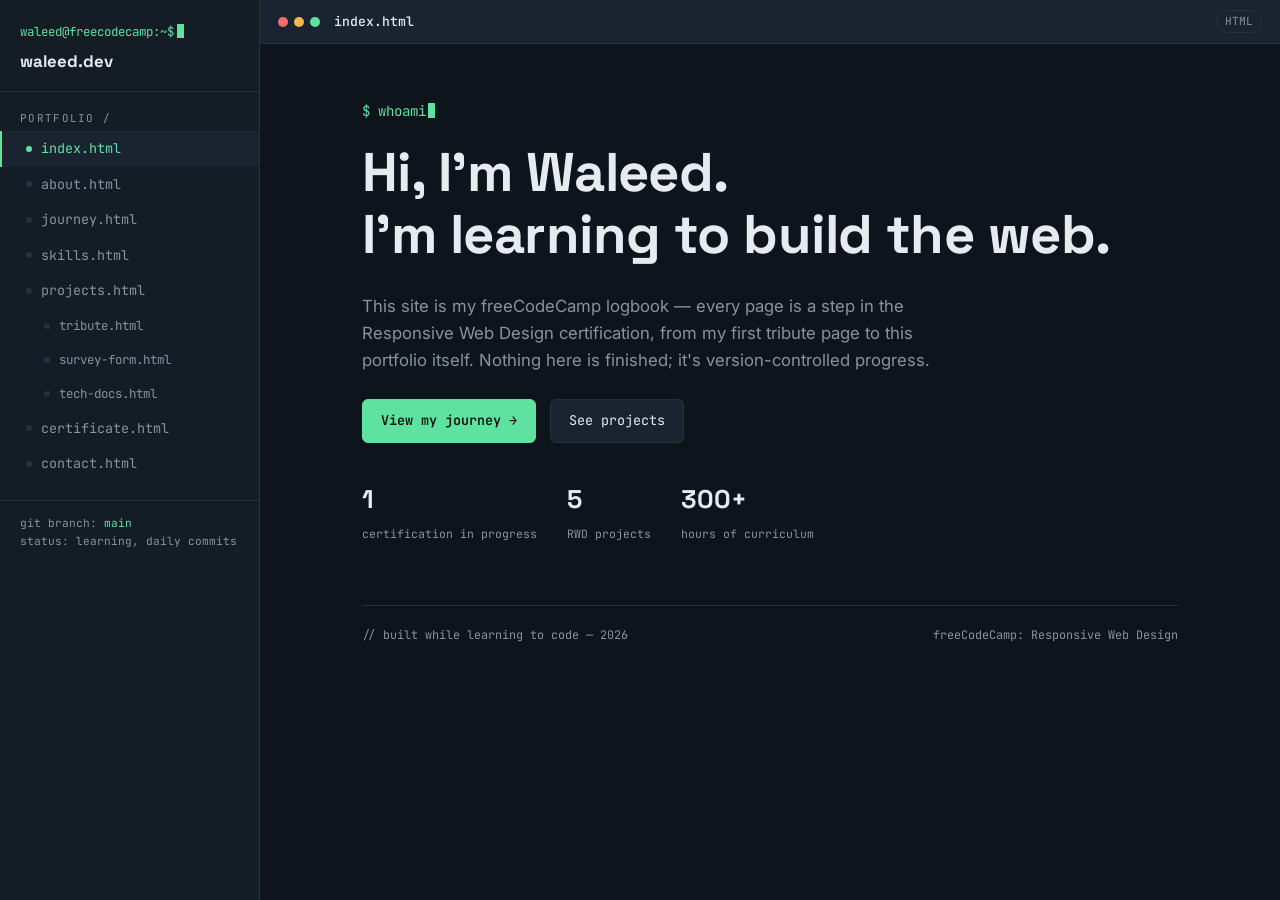
<file: index.html>
<!DOCTYPE html>
<html lang="en">
<head>
<meta charset="UTF-8">
<meta name="viewport" content="width=device-width, initial-scale=1.0">
<title>Waleed — freeCodeCamp Journey</title>
<link rel="stylesheet" href="styles.css">
</head>
<body>

<div class="topbar">
  <span class="who">waleed<span class="mono" style="color:var(--text-dim)">.dev</span></span>
  <button class="menu-btn" aria-label="Toggle menu" aria-expanded="false">☰ files</button>
</div>

<div class="app-shell">
  <aside class="explorer">
    <div class="explorer-head">
      <div class="prompt">waleed@freecodecamp:~$</div>
      <div class="who">waleed.dev</div>
    </div>
    <div class="explorer-label">portfolio /</div>
    <nav>
      <ul>
        <li><a href="index.html" class="active"><span class="dot"></span>index.html</a></li>
        <li><a href="about.html"><span class="dot"></span>about.html</a></li>
        <li><a href="journey.html"><span class="dot"></span>journey.html</a></li>
        <li><a href="skills.html"><span class="dot"></span>skills.html</a></li>
        <li><a href="projects.html"><span class="dot"></span>projects.html</a></li>
        <li>
          <ul>
            <li><a href="project-tribute.html"><span class="dot"></span>tribute.html</a></li>
            <li><a href="project-survey.html"><span class="dot"></span>survey-form.html</a></li>
            <li><a href="project-techdoc.html"><span class="dot"></span>tech-docs.html</a></li>
          </ul>
        </li>
        <li><a href="certificate.html"><span class="dot"></span>certificate.html</a></li>
        <li><a href="contact.html"><span class="dot"></span>contact.html</a></li>
      </ul>
    </nav>
    <div class="explorer-foot">git branch: <span style="color:var(--accent)">main</span><br>status: learning, daily commits</div>
  </aside>

  <main class="editor">
    <div class="tab-bar">
      <div class="traffic"><span></span><span></span><span></span></div>
      <div class="filename"><b>index.html</b></div>
      <div class="badge">HTML</div>
    </div>

    <div class="editor-content">
      <div class="hero-terminal">$ whoami<span class="caret"></span></div>
      <h1>Hi, I'm Waleed.<br>I'm learning to build the web.</h1>
      <p style="max-width:56ch; font-size:1.05rem; color:var(--text-dim)">
        This site is my freeCodeCamp logbook — every page is a step in the
        Responsive Web Design certification, from my first tribute page to
        this portfolio itself. Nothing here is finished; it's version-controlled progress.
      </p>

      <div style="display:flex; gap:14px; flex-wrap:wrap; margin-top:26px;">
        <a href="journey.html" class="btn primary">View my journey →</a>
        <a href="projects.html" class="btn">See projects</a>
      </div>

      <div class="stat-row">
        <div class="stat"><b>1</b><span>certification in progress</span></div>
        <div class="stat"><b>5</b><span>RWD projects</span></div>
        <div class="stat"><b>300+</b><span>hours of curriculum</span></div>
      </div>

      <div class="editor-footer">
        <span>// built while learning to code — 2026</span>
        <span>freeCodeCamp: Responsive Web Design</span>
      </div>
    </div>
  </main>
</div>

<script src="script.js"></script>
</body>
</html>
</file>
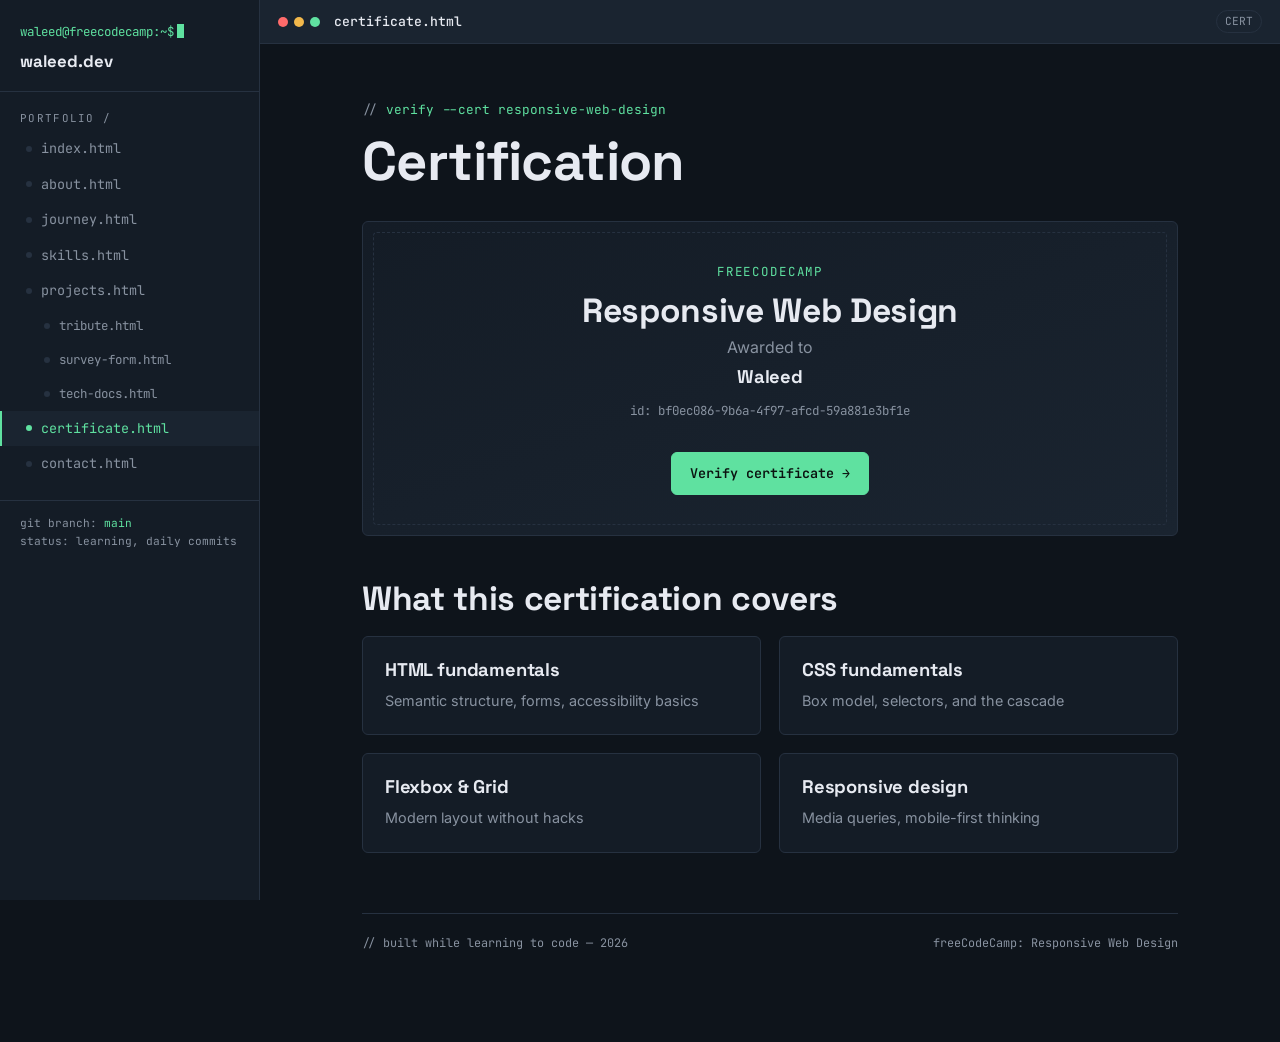
<file: certificate (1).html>
<!DOCTYPE html>
<html lang="en">
<head>
<meta charset="UTF-8">
<meta name="viewport" content="width=device-width, initial-scale=1.0">
<title>certificate.html — Waleed / freeCodeCamp Journey</title>
<link rel="stylesheet" href="styles.css">
</head>
<body>

<div class="topbar">
  <span class="who">waleed<span class="mono" style="color:var(--text-dim)">.dev</span></span>
  <button class="menu-btn" aria-label="Toggle menu" aria-expanded="false">☰ files</button>
</div>

<div class="app-shell">
  <aside class="explorer">
    <div class="explorer-head">
      <div class="prompt">waleed@freecodecamp:~$</div>
      <div class="who">waleed.dev</div>
    </div>
    <div class="explorer-label">portfolio /</div>
    <nav>
      <ul>
        <li><a href="index.html"><span class="dot"></span>index.html</a></li>
        <li><a href="about.html"><span class="dot"></span>about.html</a></li>
        <li><a href="journey.html"><span class="dot"></span>journey.html</a></li>
        <li><a href="skills.html"><span class="dot"></span>skills.html</a></li>
        <li><a href="projects.html"><span class="dot"></span>projects.html</a></li>
        <li>
          <ul>
            <li><a href="project-tribute.html"><span class="dot"></span>tribute.html</a></li>
            <li><a href="project-survey.html"><span class="dot"></span>survey-form.html</a></li>
            <li><a href="project-techdoc.html"><span class="dot"></span>tech-docs.html</a></li>
          </ul>
        </li>
        <li><a href="certificate.html" class="active"><span class="dot"></span>certificate.html</a></li>
        <li><a href="contact.html"><span class="dot"></span>contact.html</a></li>
      </ul>
    </nav>
    <div class="explorer-foot">git branch: <span style="color:var(--accent)">main</span><br>status: learning, daily commits</div>
  </aside>

  <main class="editor">
    <div class="tab-bar">
      <div class="traffic"><span></span><span></span><span></span></div>
      <div class="filename"><b>certificate.html</b></div>
      <div class="badge">CERT</div>
    </div>

    <div class="editor-content">

      <div class="comment-label">verify --cert responsive-web-design</div>
      <h1>Certification</h1>
      <div class="cert" style="margin-top:28px;">
        <div class="mark">freeCodeCamp</div>
        <h2>Responsive Web Design</h2>
        <p style="color:var(--text-dim); margin:0;">Awarded to</p>
        <h3 style="margin:6px 0 0;">Waleed</h3>
        <p class="id">id: bf0ec086-9b6a-4f97-afcd-59a881e3bf1e</p>
        <a href="https://www.freecodecamp.org/certification/fcc-bf0ec086-9b6a-4f97-afcd-59a881e3bf1e/responsive-web-design" class="btn primary" target="_blank" rel="noopener" style="margin-top:18px;">Verify certificate →</a>
      </div>

      <h2 style="margin-top:44px;">What this certification covers</h2>
      <div class="grid cols-2">
        <div class="card"><h3>HTML fundamentals</h3><p style="color:var(--text-dim); font-size:.9rem; margin:0;">Semantic structure, forms, accessibility basics</p></div>
        <div class="card"><h3>CSS fundamentals</h3><p style="color:var(--text-dim); font-size:.9rem; margin:0;">Box model, selectors, and the cascade</p></div>
        <div class="card"><h3>Flexbox &amp; Grid</h3><p style="color:var(--text-dim); font-size:.9rem; margin:0;">Modern layout without hacks</p></div>
        <div class="card"><h3>Responsive design</h3><p style="color:var(--text-dim); font-size:.9rem; margin:0;">Media queries, mobile-first thinking</p></div>
      </div>

      <div class="editor-footer">
        <span>// built while learning to code — 2026</span>
        <span>freeCodeCamp: Responsive Web Design</span>
      </div>
    </div>
  </main>
</div>

<script src="script.js"></script>
</body>
</html>
</file>
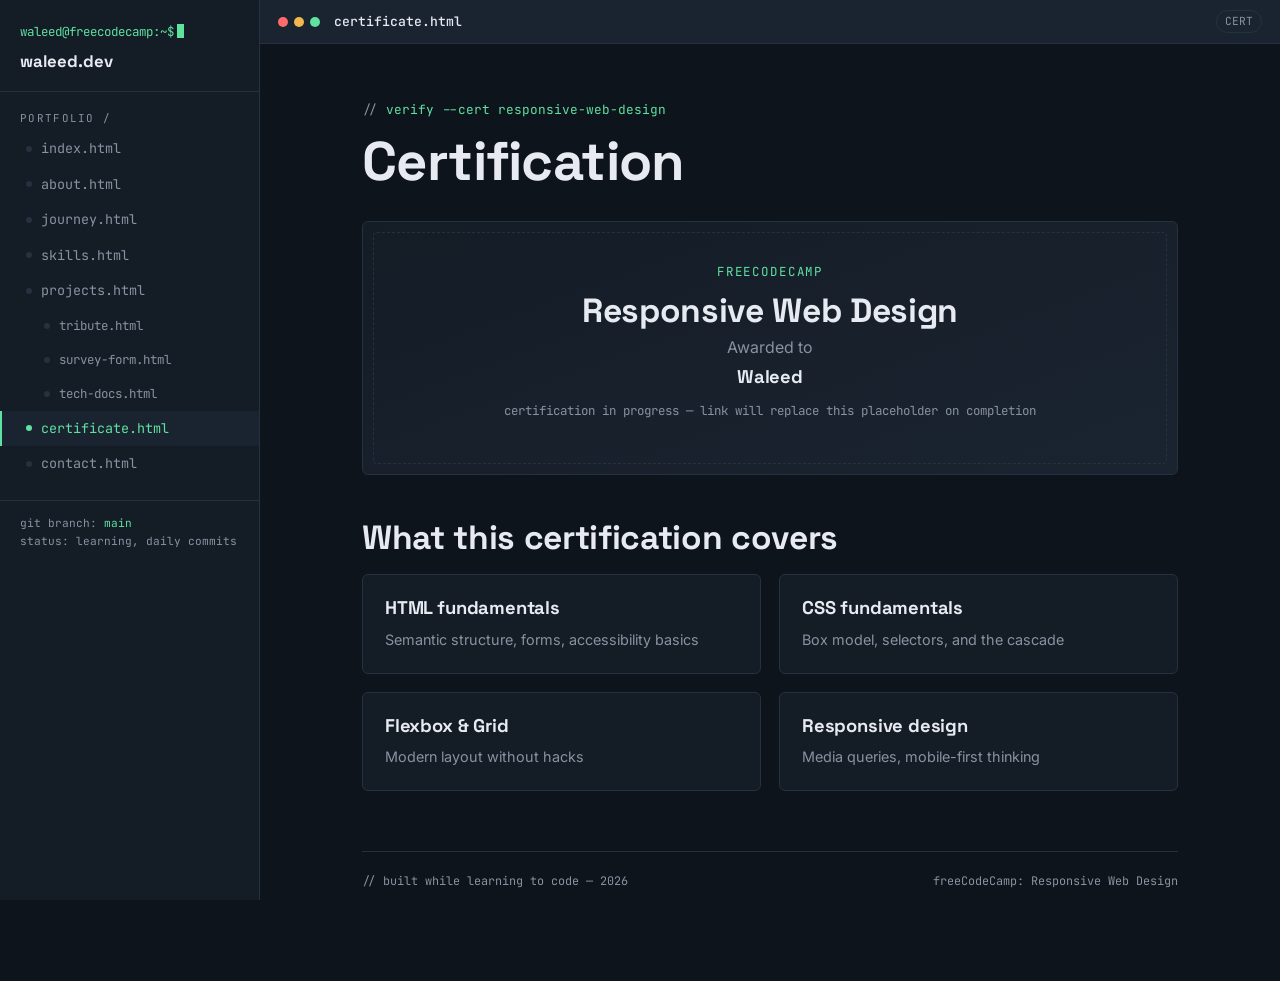
<file: certificate.html>
<!DOCTYPE html>
<html lang="en">
<head>
<meta charset="UTF-8">
<meta name="viewport" content="width=device-width, initial-scale=1.0">
<title>certificate.html — Waleed / freeCodeCamp Journey</title>
<link rel="stylesheet" href="styles.css">
</head>
<body>

<div class="topbar">
  <span class="who">waleed<span class="mono" style="color:var(--text-dim)">.dev</span></span>
  <button class="menu-btn" aria-label="Toggle menu" aria-expanded="false">☰ files</button>
</div>

<div class="app-shell">
  <aside class="explorer">
    <div class="explorer-head">
      <div class="prompt">waleed@freecodecamp:~$</div>
      <div class="who">waleed.dev</div>
    </div>
    <div class="explorer-label">portfolio /</div>
    <nav>
      <ul>
        <li><a href="index.html"><span class="dot"></span>index.html</a></li>
        <li><a href="about.html"><span class="dot"></span>about.html</a></li>
        <li><a href="journey.html"><span class="dot"></span>journey.html</a></li>
        <li><a href="skills.html"><span class="dot"></span>skills.html</a></li>
        <li><a href="projects.html"><span class="dot"></span>projects.html</a></li>
        <li>
          <ul>
            <li><a href="project-tribute.html"><span class="dot"></span>tribute.html</a></li>
            <li><a href="project-survey.html"><span class="dot"></span>survey-form.html</a></li>
            <li><a href="project-techdoc.html"><span class="dot"></span>tech-docs.html</a></li>
          </ul>
        </li>
        <li><a href="certificate.html" class="active"><span class="dot"></span>certificate.html</a></li>
        <li><a href="contact.html"><span class="dot"></span>contact.html</a></li>
      </ul>
    </nav>
    <div class="explorer-foot">git branch: <span style="color:var(--accent)">main</span><br>status: learning, daily commits</div>
  </aside>

  <main class="editor">
    <div class="tab-bar">
      <div class="traffic"><span></span><span></span><span></span></div>
      <div class="filename"><b>certificate.html</b></div>
      <div class="badge">CERT</div>
    </div>

    <div class="editor-content">

      <div class="comment-label">verify --cert responsive-web-design</div>
      <h1>Certification</h1>
      <div class="cert" style="margin-top:28px;">
        <div class="mark">freeCodeCamp</div>
        <h2>Responsive Web Design</h2>
        <p style="color:var(--text-dim); margin:0;">Awarded to</p>
        <h3 style="margin:6px 0 0;">Waleed</h3>
        <p class="id">certification in progress — link will replace this placeholder on completion</p>
      </div>

      <h2 style="margin-top:44px;">What this certification covers</h2>
      <div class="grid cols-2">
        <div class="card"><h3>HTML fundamentals</h3><p style="color:var(--text-dim); font-size:.9rem; margin:0;">Semantic structure, forms, accessibility basics</p></div>
        <div class="card"><h3>CSS fundamentals</h3><p style="color:var(--text-dim); font-size:.9rem; margin:0;">Box model, selectors, and the cascade</p></div>
        <div class="card"><h3>Flexbox &amp; Grid</h3><p style="color:var(--text-dim); font-size:.9rem; margin:0;">Modern layout without hacks</p></div>
        <div class="card"><h3>Responsive design</h3><p style="color:var(--text-dim); font-size:.9rem; margin:0;">Media queries, mobile-first thinking</p></div>
      </div>

      <div class="editor-footer">
        <span>// built while learning to code — 2026</span>
        <span>freeCodeCamp: Responsive Web Design</span>
      </div>
    </div>
  </main>
</div>

<script src="script.js"></script>
</body>
</html>
</file>
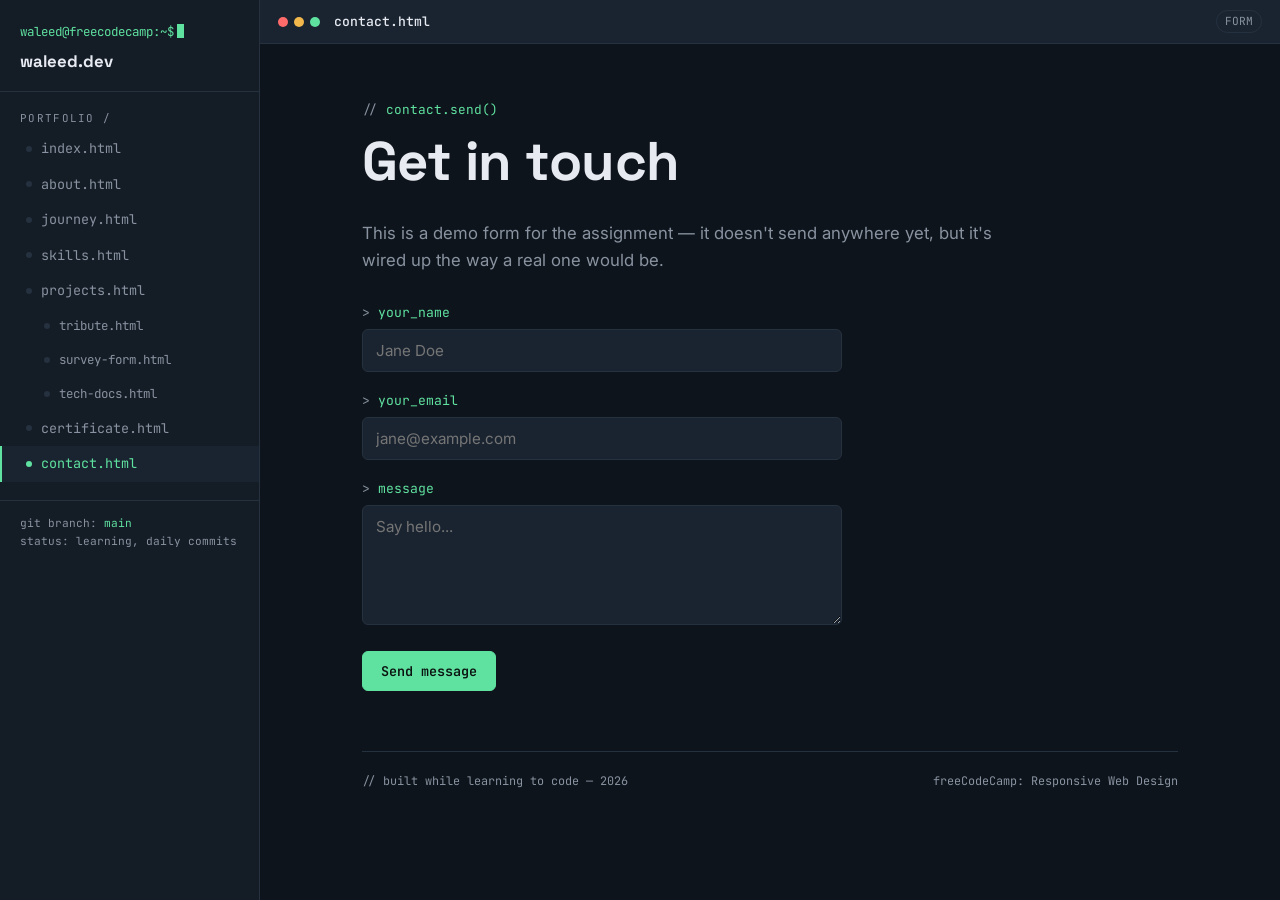
<file: contact.html>
<!DOCTYPE html>
<html lang="en">
<head>
<meta charset="UTF-8">
<meta name="viewport" content="width=device-width, initial-scale=1.0">
<title>contact.html — Waleed / freeCodeCamp Journey</title>
<link rel="stylesheet" href="styles.css">
</head>
<body>

<div class="topbar">
  <span class="who">waleed<span class="mono" style="color:var(--text-dim)">.dev</span></span>
  <button class="menu-btn" aria-label="Toggle menu" aria-expanded="false">☰ files</button>
</div>

<div class="app-shell">
  <aside class="explorer">
    <div class="explorer-head">
      <div class="prompt">waleed@freecodecamp:~$</div>
      <div class="who">waleed.dev</div>
    </div>
    <div class="explorer-label">portfolio /</div>
    <nav>
      <ul>
        <li><a href="index.html"><span class="dot"></span>index.html</a></li>
        <li><a href="about.html"><span class="dot"></span>about.html</a></li>
        <li><a href="journey.html"><span class="dot"></span>journey.html</a></li>
        <li><a href="skills.html"><span class="dot"></span>skills.html</a></li>
        <li><a href="projects.html"><span class="dot"></span>projects.html</a></li>
        <li>
          <ul>
            <li><a href="project-tribute.html"><span class="dot"></span>tribute.html</a></li>
            <li><a href="project-survey.html"><span class="dot"></span>survey-form.html</a></li>
            <li><a href="project-techdoc.html"><span class="dot"></span>tech-docs.html</a></li>
          </ul>
        </li>
        <li><a href="certificate.html"><span class="dot"></span>certificate.html</a></li>
        <li><a href="contact.html" class="active"><span class="dot"></span>contact.html</a></li>
      </ul>
    </nav>
    <div class="explorer-foot">git branch: <span style="color:var(--accent)">main</span><br>status: learning, daily commits</div>
  </aside>

  <main class="editor">
    <div class="tab-bar">
      <div class="traffic"><span></span><span></span><span></span></div>
      <div class="filename"><b>contact.html</b></div>
      <div class="badge">FORM</div>
    </div>

    <div class="editor-content">

      <div class="comment-label">contact.send()</div>
      <h1>Get in touch</h1>
      <p style="max-width:60ch; color:var(--text-dim); font-size:1.05rem;">
        This is a demo form for the assignment — it doesn't send anywhere
        yet, but it's wired up the way a real one would be.
      </p>

      <form class="term-form" style="margin-top:28px; max-width:480px;">
        <div class="field">
          <label for="name">your_name</label>
          <input id="name" name="name" type="text" placeholder="Jane Doe" required>
        </div>
        <div class="field">
          <label for="email">your_email</label>
          <input id="email" name="email" type="email" placeholder="jane@example.com" required>
        </div>
        <div class="field">
          <label for="message">message</label>
          <textarea id="message" name="message" placeholder="Say hello..." required></textarea>
        </div>
        <button type="submit" class="btn primary">Send message</button>
        <p class="form-status mono" style="margin-top:14px; color:var(--text-dim); font-size:.85rem;"></p>
      </form>

      <div class="editor-footer">
        <span>// built while learning to code — 2026</span>
        <span>freeCodeCamp: Responsive Web Design</span>
      </div>
    </div>
  </main>
</div>

<script src="script.js"></script>
</body>
</html>
</file>
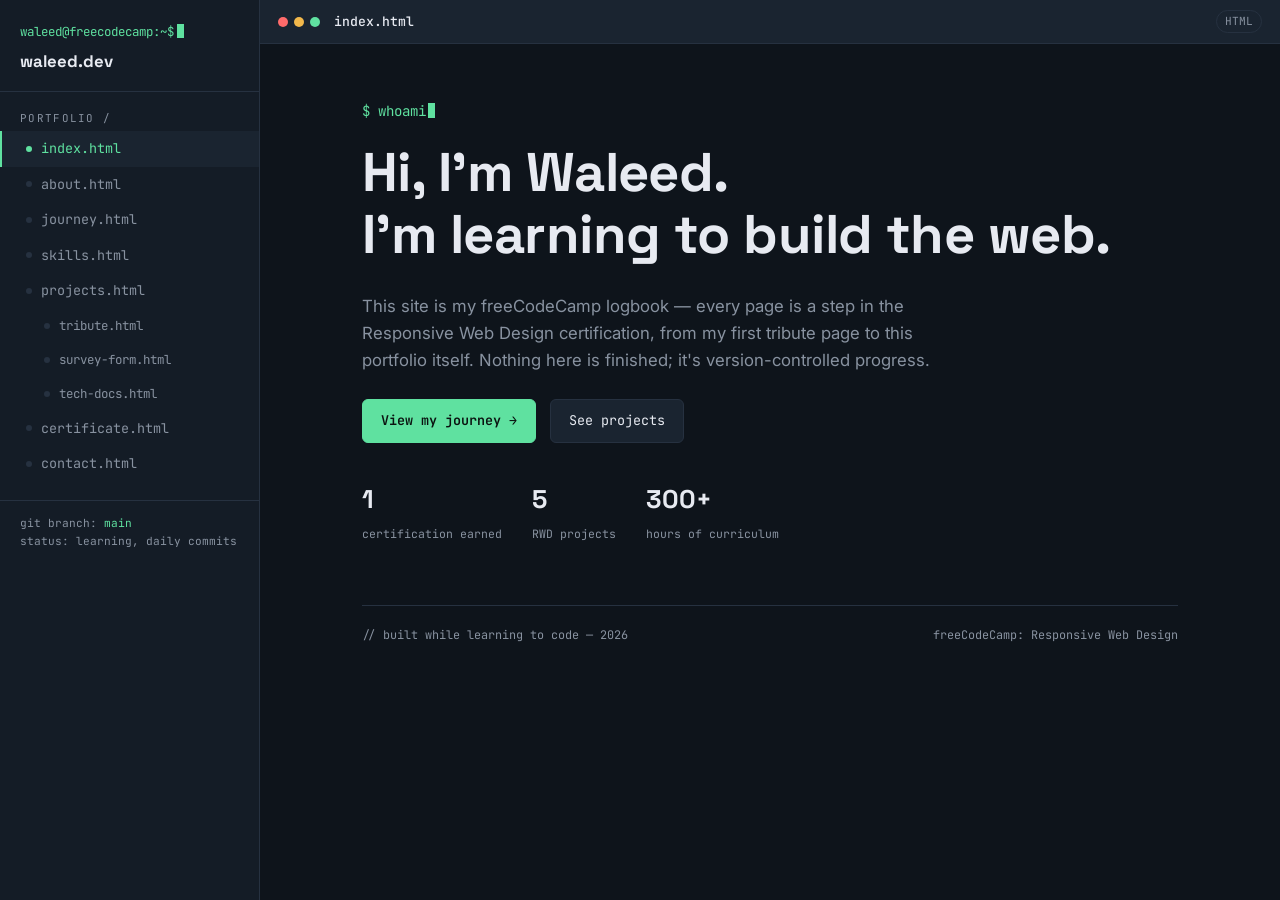
<file: index (1).html>
<!DOCTYPE html>
<html lang="en">
<head>
<meta charset="UTF-8">
<meta name="viewport" content="width=device-width, initial-scale=1.0">
<title>Waleed — freeCodeCamp Journey</title>
<link rel="stylesheet" href="styles.css">
</head>
<body>

<div class="topbar">
  <span class="who">waleed<span class="mono" style="color:var(--text-dim)">.dev</span></span>
  <button class="menu-btn" aria-label="Toggle menu" aria-expanded="false">☰ files</button>
</div>

<div class="app-shell">
  <aside class="explorer">
    <div class="explorer-head">
      <div class="prompt">waleed@freecodecamp:~$</div>
      <div class="who">waleed.dev</div>
    </div>
    <div class="explorer-label">portfolio /</div>
    <nav>
      <ul>
        <li><a href="index.html" class="active"><span class="dot"></span>index.html</a></li>
        <li><a href="about.html"><span class="dot"></span>about.html</a></li>
        <li><a href="journey.html"><span class="dot"></span>journey.html</a></li>
        <li><a href="skills.html"><span class="dot"></span>skills.html</a></li>
        <li><a href="projects.html"><span class="dot"></span>projects.html</a></li>
        <li>
          <ul>
            <li><a href="project-tribute.html"><span class="dot"></span>tribute.html</a></li>
            <li><a href="project-survey.html"><span class="dot"></span>survey-form.html</a></li>
            <li><a href="project-techdoc.html"><span class="dot"></span>tech-docs.html</a></li>
          </ul>
        </li>
        <li><a href="certificate.html"><span class="dot"></span>certificate.html</a></li>
        <li><a href="contact.html"><span class="dot"></span>contact.html</a></li>
      </ul>
    </nav>
    <div class="explorer-foot">git branch: <span style="color:var(--accent)">main</span><br>status: learning, daily commits</div>
  </aside>

  <main class="editor">
    <div class="tab-bar">
      <div class="traffic"><span></span><span></span><span></span></div>
      <div class="filename"><b>index.html</b></div>
      <div class="badge">HTML</div>
    </div>

    <div class="editor-content">
      <div class="hero-terminal">$ whoami<span class="caret"></span></div>
      <h1>Hi, I'm Waleed.<br>I'm learning to build the web.</h1>
      <p style="max-width:56ch; font-size:1.05rem; color:var(--text-dim)">
        This site is my freeCodeCamp logbook — every page is a step in the
        Responsive Web Design certification, from my first tribute page to
        this portfolio itself. Nothing here is finished; it's version-controlled progress.
      </p>

      <div style="display:flex; gap:14px; flex-wrap:wrap; margin-top:26px;">
        <a href="journey.html" class="btn primary">View my journey →</a>
        <a href="projects.html" class="btn">See projects</a>
      </div>

      <div class="stat-row">
        <div class="stat"><b>1</b><span>certification earned</span></div>
        <div class="stat"><b>5</b><span>RWD projects</span></div>
        <div class="stat"><b>300+</b><span>hours of curriculum</span></div>
      </div>

      <div class="editor-footer">
        <span>// built while learning to code — 2026</span>
        <span>freeCodeCamp: Responsive Web Design</span>
      </div>
    </div>
  </main>
</div>

<script src="script.js"></script>
</body>
</html>
</file>
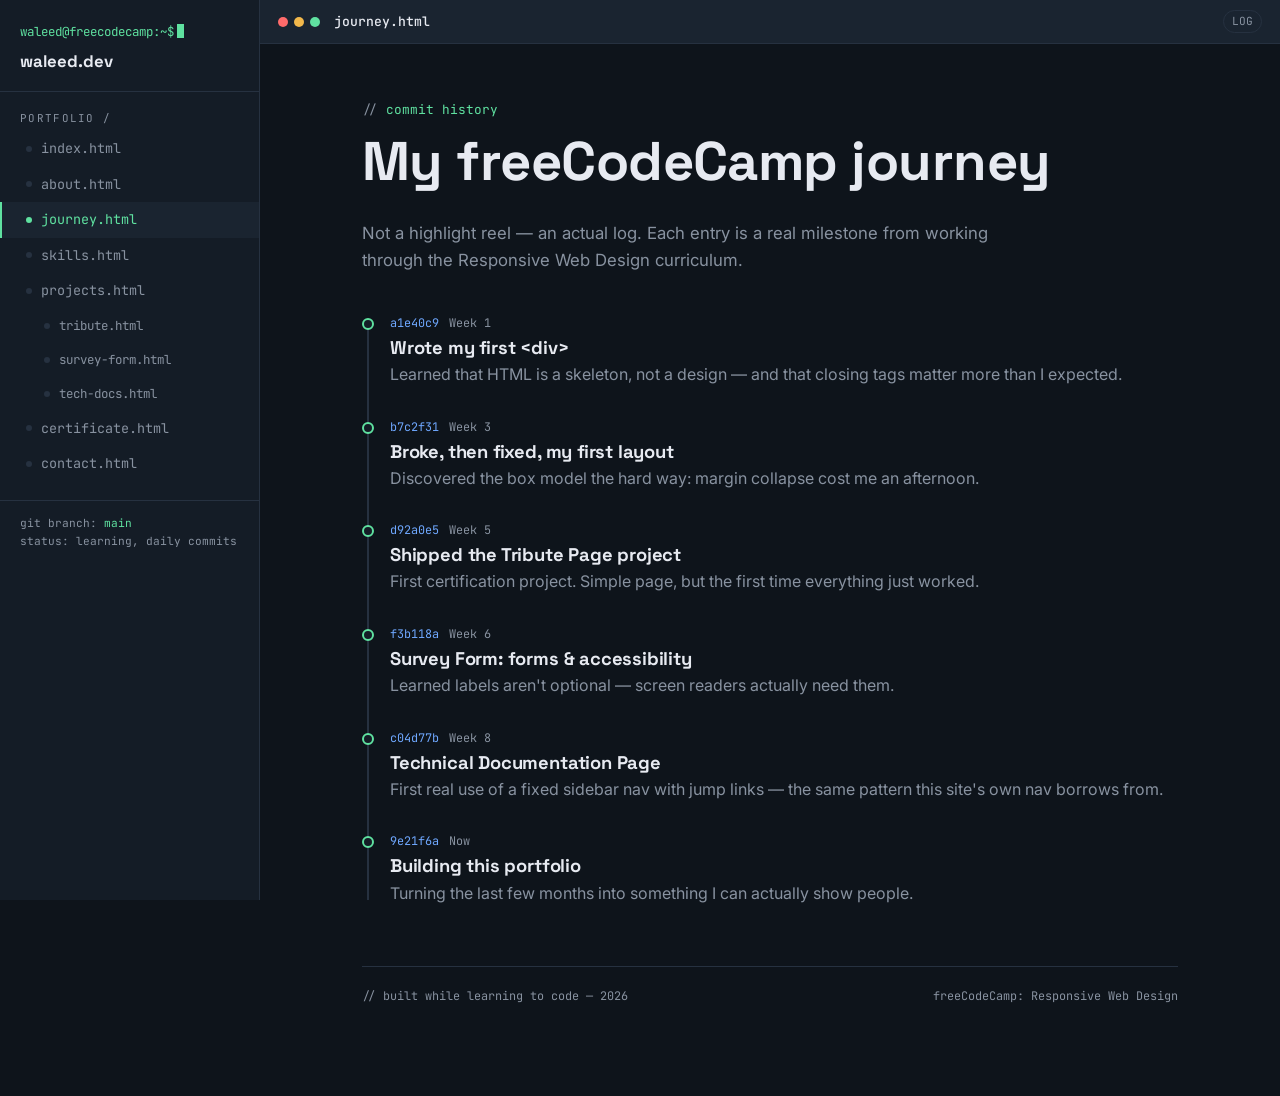
<file: journey.html>
<!DOCTYPE html>
<html lang="en">
<head>
<meta charset="UTF-8">
<meta name="viewport" content="width=device-width, initial-scale=1.0">
<title>journey.html — Waleed / freeCodeCamp Journey</title>
<link rel="stylesheet" href="styles.css">
</head>
<body>

<div class="topbar">
  <span class="who">waleed<span class="mono" style="color:var(--text-dim)">.dev</span></span>
  <button class="menu-btn" aria-label="Toggle menu" aria-expanded="false">☰ files</button>
</div>

<div class="app-shell">
  <aside class="explorer">
    <div class="explorer-head">
      <div class="prompt">waleed@freecodecamp:~$</div>
      <div class="who">waleed.dev</div>
    </div>
    <div class="explorer-label">portfolio /</div>
    <nav>
      <ul>
        <li><a href="index.html"><span class="dot"></span>index.html</a></li>
        <li><a href="about.html"><span class="dot"></span>about.html</a></li>
        <li><a href="journey.html" class="active"><span class="dot"></span>journey.html</a></li>
        <li><a href="skills.html"><span class="dot"></span>skills.html</a></li>
        <li><a href="projects.html"><span class="dot"></span>projects.html</a></li>
        <li>
          <ul>
            <li><a href="project-tribute.html"><span class="dot"></span>tribute.html</a></li>
            <li><a href="project-survey.html"><span class="dot"></span>survey-form.html</a></li>
            <li><a href="project-techdoc.html"><span class="dot"></span>tech-docs.html</a></li>
          </ul>
        </li>
        <li><a href="certificate.html"><span class="dot"></span>certificate.html</a></li>
        <li><a href="contact.html"><span class="dot"></span>contact.html</a></li>
      </ul>
    </nav>
    <div class="explorer-foot">git branch: <span style="color:var(--accent)">main</span><br>status: learning, daily commits</div>
  </aside>

  <main class="editor">
    <div class="tab-bar">
      <div class="traffic"><span></span><span></span><span></span></div>
      <div class="filename"><b>journey.html</b></div>
      <div class="badge">LOG</div>
    </div>

    <div class="editor-content">

      <div class="comment-label">commit history</div>
      <h1>My freeCodeCamp journey</h1>
      <p style="max-width:60ch; color:var(--text-dim); font-size:1.05rem;">
        Not a highlight reel — an actual log. Each entry is a real milestone
        from working through the Responsive Web Design curriculum.
      </p>

      <div class="commit-graph" style="margin-top:40px;">
      <div class="commit">
        <div class="meta"><span class="hash">a1e40c9</span><span>Week 1</span></div>
        <h3>Wrote my first &lt;div&gt;</h3>
        <p style="color:var(--text-dim); margin:0;">Learned that HTML is a skeleton, not a design — and that closing tags matter more than I expected.</p>
      </div>
      <div class="commit">
        <div class="meta"><span class="hash">b7c2f31</span><span>Week 3</span></div>
        <h3>Broke, then fixed, my first layout</h3>
        <p style="color:var(--text-dim); margin:0;">Discovered the box model the hard way: margin collapse cost me an afternoon.</p>
      </div>
      <div class="commit">
        <div class="meta"><span class="hash">d92a0e5</span><span>Week 5</span></div>
        <h3>Shipped the Tribute Page project</h3>
        <p style="color:var(--text-dim); margin:0;">First certification project. Simple page, but the first time everything just worked.</p>
      </div>
      <div class="commit">
        <div class="meta"><span class="hash">f3b118a</span><span>Week 6</span></div>
        <h3>Survey Form: forms &amp; accessibility</h3>
        <p style="color:var(--text-dim); margin:0;">Learned labels aren't optional — screen readers actually need them.</p>
      </div>
      <div class="commit">
        <div class="meta"><span class="hash">c04d77b</span><span>Week 8</span></div>
        <h3>Technical Documentation Page</h3>
        <p style="color:var(--text-dim); margin:0;">First real use of a fixed sidebar nav with jump links — the same pattern this site's own nav borrows from.</p>
      </div>
      <div class="commit">
        <div class="meta"><span class="hash">9e21f6a</span><span>Now</span></div>
        <h3>Building this portfolio</h3>
        <p style="color:var(--text-dim); margin:0;">Turning the last few months into something I can actually show people.</p>
      </div>
      </div>

      <div class="editor-footer">
        <span>// built while learning to code — 2026</span>
        <span>freeCodeCamp: Responsive Web Design</span>
      </div>
    </div>
  </main>
</div>

<script src="script.js"></script>
</body>
</html>
</file>
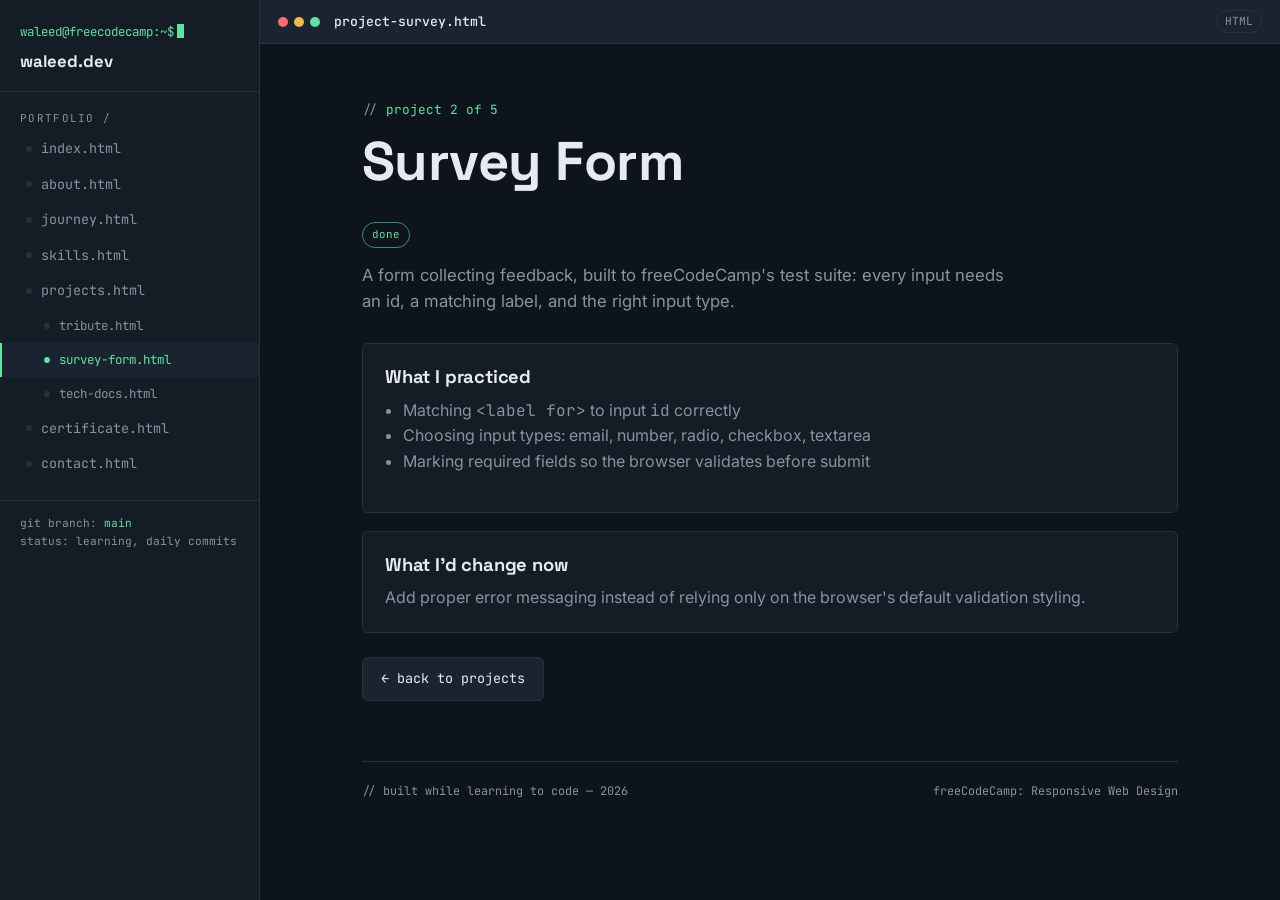
<file: project-survey.html>
<!DOCTYPE html>
<html lang="en">
<head>
<meta charset="UTF-8">
<meta name="viewport" content="width=device-width, initial-scale=1.0">
<title>project-survey.html — Waleed / freeCodeCamp Journey</title>
<link rel="stylesheet" href="styles.css">
</head>
<body>

<div class="topbar">
  <span class="who">waleed<span class="mono" style="color:var(--text-dim)">.dev</span></span>
  <button class="menu-btn" aria-label="Toggle menu" aria-expanded="false">☰ files</button>
</div>

<div class="app-shell">
  <aside class="explorer">
    <div class="explorer-head">
      <div class="prompt">waleed@freecodecamp:~$</div>
      <div class="who">waleed.dev</div>
    </div>
    <div class="explorer-label">portfolio /</div>
    <nav>
      <ul>
        <li><a href="index.html"><span class="dot"></span>index.html</a></li>
        <li><a href="about.html"><span class="dot"></span>about.html</a></li>
        <li><a href="journey.html"><span class="dot"></span>journey.html</a></li>
        <li><a href="skills.html"><span class="dot"></span>skills.html</a></li>
        <li><a href="projects.html"><span class="dot"></span>projects.html</a></li>
        <li>
          <ul>
            <li><a href="project-tribute.html"><span class="dot"></span>tribute.html</a></li>
            <li><a href="project-survey.html" class="active"><span class="dot"></span>survey-form.html</a></li>
            <li><a href="project-techdoc.html"><span class="dot"></span>tech-docs.html</a></li>
          </ul>
        </li>
        <li><a href="certificate.html"><span class="dot"></span>certificate.html</a></li>
        <li><a href="contact.html"><span class="dot"></span>contact.html</a></li>
      </ul>
    </nav>
    <div class="explorer-foot">git branch: <span style="color:var(--accent)">main</span><br>status: learning, daily commits</div>
  </aside>

  <main class="editor">
    <div class="tab-bar">
      <div class="traffic"><span></span><span></span><span></span></div>
      <div class="filename"><b>project-survey.html</b></div>
      <div class="badge">HTML</div>
    </div>

    <div class="editor-content">

      <div class="comment-label">project 2 of 5</div>
      <h1>Survey Form</h1>
      <span class="chip done">done</span>
      <p style="max-width:60ch; color:var(--text-dim); font-size:1.05rem; margin-top:14px;">
        A form collecting feedback, built to freeCodeCamp's test suite:
        every input needs an id, a matching label, and the right input type.
      </p>
      <div class="card" style="margin-top:28px;">
        <h3>What I practiced</h3>
        <ul style="color:var(--text-dim); margin-top:10px;">
          <li>Matching <code>&lt;label for&gt;</code> to input <code>id</code> correctly</li>
          <li>Choosing input types: email, number, radio, checkbox, textarea</li>
          <li>Marking required fields so the browser validates before submit</li>
        </ul>
      </div>
      <div class="card" style="margin-top:18px;">
        <h3>What I'd change now</h3>
        <p style="color:var(--text-dim); margin:0;">
          Add proper error messaging instead of relying only on the
          browser's default validation styling.
        </p>
      </div>
      <a href="projects.html" class="btn" style="margin-top:24px;">← back to projects</a>

      <div class="editor-footer">
        <span>// built while learning to code — 2026</span>
        <span>freeCodeCamp: Responsive Web Design</span>
      </div>
    </div>
  </main>
</div>

<script src="script.js"></script>
</body>
</html>
</file>
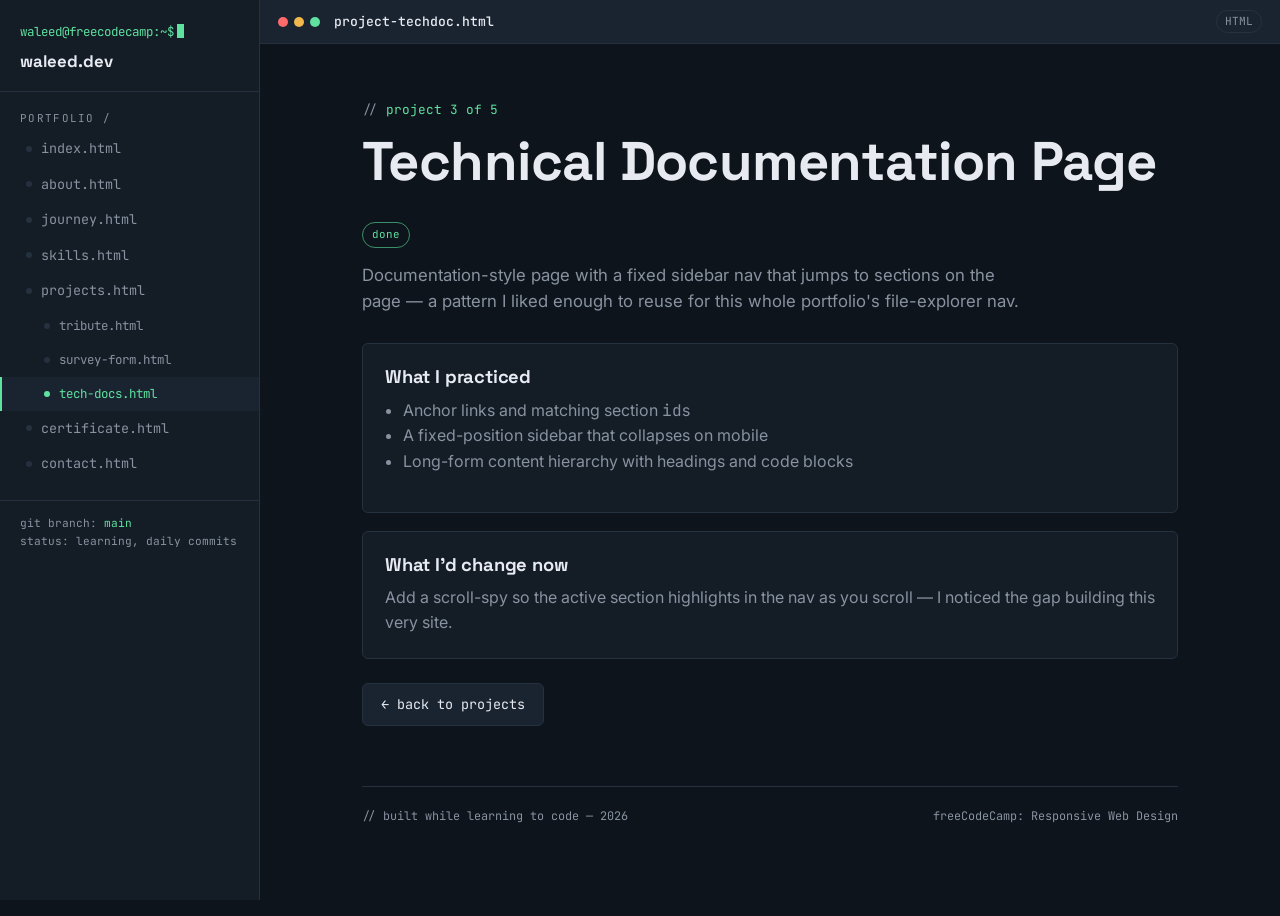
<file: project-techdoc.html>
<!DOCTYPE html>
<html lang="en">
<head>
<meta charset="UTF-8">
<meta name="viewport" content="width=device-width, initial-scale=1.0">
<title>project-techdoc.html — Waleed / freeCodeCamp Journey</title>
<link rel="stylesheet" href="styles.css">
</head>
<body>

<div class="topbar">
  <span class="who">waleed<span class="mono" style="color:var(--text-dim)">.dev</span></span>
  <button class="menu-btn" aria-label="Toggle menu" aria-expanded="false">☰ files</button>
</div>

<div class="app-shell">
  <aside class="explorer">
    <div class="explorer-head">
      <div class="prompt">waleed@freecodecamp:~$</div>
      <div class="who">waleed.dev</div>
    </div>
    <div class="explorer-label">portfolio /</div>
    <nav>
      <ul>
        <li><a href="index.html"><span class="dot"></span>index.html</a></li>
        <li><a href="about.html"><span class="dot"></span>about.html</a></li>
        <li><a href="journey.html"><span class="dot"></span>journey.html</a></li>
        <li><a href="skills.html"><span class="dot"></span>skills.html</a></li>
        <li><a href="projects.html"><span class="dot"></span>projects.html</a></li>
        <li>
          <ul>
            <li><a href="project-tribute.html"><span class="dot"></span>tribute.html</a></li>
            <li><a href="project-survey.html"><span class="dot"></span>survey-form.html</a></li>
            <li><a href="project-techdoc.html" class="active"><span class="dot"></span>tech-docs.html</a></li>
          </ul>
        </li>
        <li><a href="certificate.html"><span class="dot"></span>certificate.html</a></li>
        <li><a href="contact.html"><span class="dot"></span>contact.html</a></li>
      </ul>
    </nav>
    <div class="explorer-foot">git branch: <span style="color:var(--accent)">main</span><br>status: learning, daily commits</div>
  </aside>

  <main class="editor">
    <div class="tab-bar">
      <div class="traffic"><span></span><span></span><span></span></div>
      <div class="filename"><b>project-techdoc.html</b></div>
      <div class="badge">HTML</div>
    </div>

    <div class="editor-content">

      <div class="comment-label">project 3 of 5</div>
      <h1>Technical Documentation Page</h1>
      <span class="chip done">done</span>
      <p style="max-width:60ch; color:var(--text-dim); font-size:1.05rem; margin-top:14px;">
        Documentation-style page with a fixed sidebar nav that jumps to
        sections on the page — a pattern I liked enough to reuse for this
        whole portfolio's file-explorer nav.
      </p>
      <div class="card" style="margin-top:28px;">
        <h3>What I practiced</h3>
        <ul style="color:var(--text-dim); margin-top:10px;">
          <li>Anchor links and matching section <code>id</code>s</li>
          <li>A fixed-position sidebar that collapses on mobile</li>
          <li>Long-form content hierarchy with headings and code blocks</li>
        </ul>
      </div>
      <div class="card" style="margin-top:18px;">
        <h3>What I'd change now</h3>
        <p style="color:var(--text-dim); margin:0;">
          Add a scroll-spy so the active section highlights in the nav as
          you scroll — I noticed the gap building this very site.
        </p>
      </div>
      <a href="projects.html" class="btn" style="margin-top:24px;">← back to projects</a>

      <div class="editor-footer">
        <span>// built while learning to code — 2026</span>
        <span>freeCodeCamp: Responsive Web Design</span>
      </div>
    </div>
  </main>
</div>

<script src="script.js"></script>
</body>
</html>
</file>
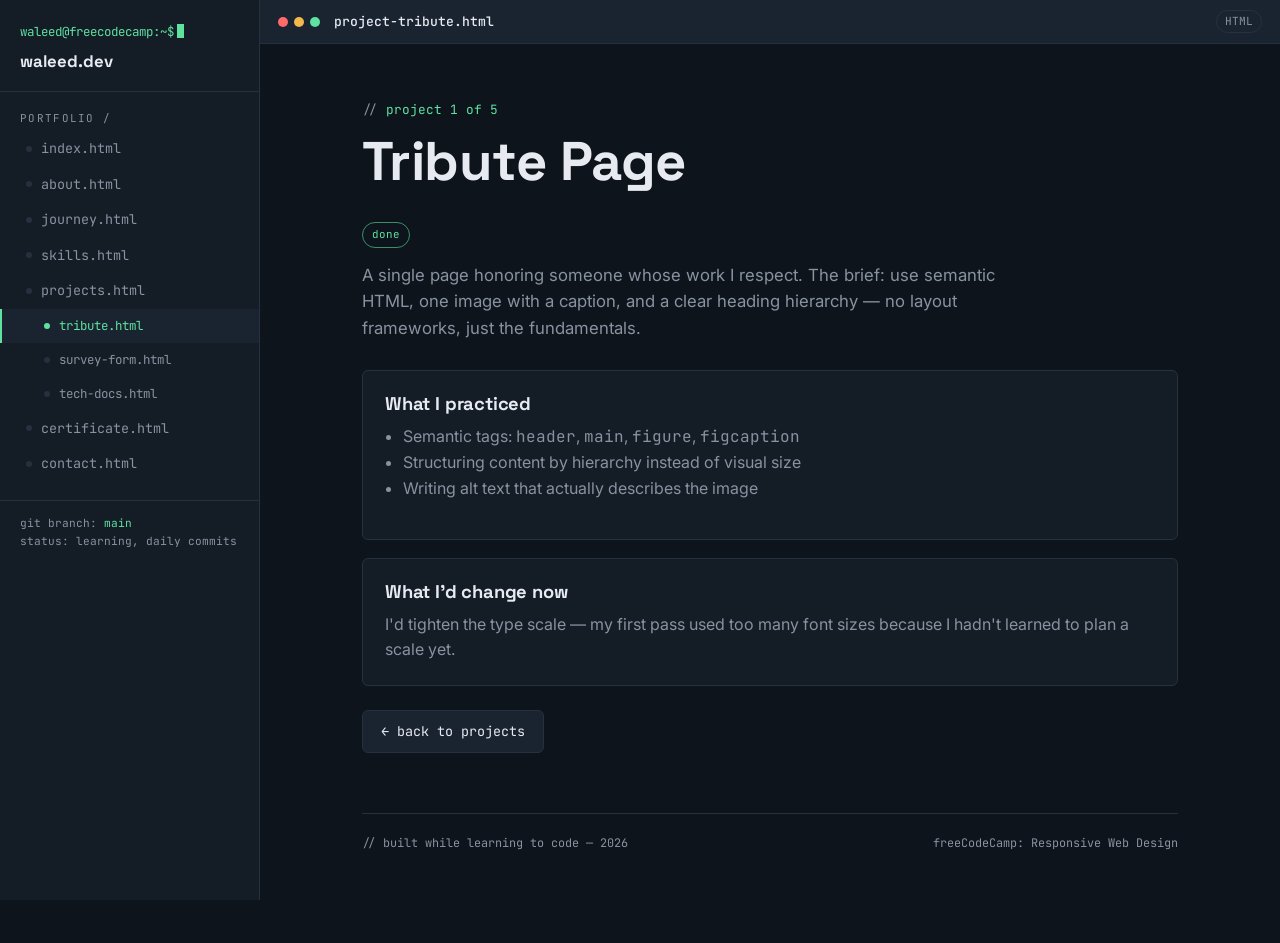
<file: project-tribute.html>
<!DOCTYPE html>
<html lang="en">
<head>
<meta charset="UTF-8">
<meta name="viewport" content="width=device-width, initial-scale=1.0">
<title>project-tribute.html — Waleed / freeCodeCamp Journey</title>
<link rel="stylesheet" href="styles.css">
</head>
<body>

<div class="topbar">
  <span class="who">waleed<span class="mono" style="color:var(--text-dim)">.dev</span></span>
  <button class="menu-btn" aria-label="Toggle menu" aria-expanded="false">☰ files</button>
</div>

<div class="app-shell">
  <aside class="explorer">
    <div class="explorer-head">
      <div class="prompt">waleed@freecodecamp:~$</div>
      <div class="who">waleed.dev</div>
    </div>
    <div class="explorer-label">portfolio /</div>
    <nav>
      <ul>
        <li><a href="index.html"><span class="dot"></span>index.html</a></li>
        <li><a href="about.html"><span class="dot"></span>about.html</a></li>
        <li><a href="journey.html"><span class="dot"></span>journey.html</a></li>
        <li><a href="skills.html"><span class="dot"></span>skills.html</a></li>
        <li><a href="projects.html"><span class="dot"></span>projects.html</a></li>
        <li>
          <ul>
            <li><a href="project-tribute.html" class="active"><span class="dot"></span>tribute.html</a></li>
            <li><a href="project-survey.html"><span class="dot"></span>survey-form.html</a></li>
            <li><a href="project-techdoc.html"><span class="dot"></span>tech-docs.html</a></li>
          </ul>
        </li>
        <li><a href="certificate.html"><span class="dot"></span>certificate.html</a></li>
        <li><a href="contact.html"><span class="dot"></span>contact.html</a></li>
      </ul>
    </nav>
    <div class="explorer-foot">git branch: <span style="color:var(--accent)">main</span><br>status: learning, daily commits</div>
  </aside>

  <main class="editor">
    <div class="tab-bar">
      <div class="traffic"><span></span><span></span><span></span></div>
      <div class="filename"><b>project-tribute.html</b></div>
      <div class="badge">HTML</div>
    </div>

    <div class="editor-content">

      <div class="comment-label">project 1 of 5</div>
      <h1>Tribute Page</h1>
      <span class="chip done">done</span>
      <p style="max-width:60ch; color:var(--text-dim); font-size:1.05rem; margin-top:14px;">
        A single page honoring someone whose work I respect. The brief: use
        semantic HTML, one image with a caption, and a clear heading
        hierarchy — no layout frameworks, just the fundamentals.
      </p>
      <div class="card" style="margin-top:28px;">
        <h3>What I practiced</h3>
        <ul style="color:var(--text-dim); margin-top:10px;">
          <li>Semantic tags: <code>header</code>, <code>main</code>, <code>figure</code>, <code>figcaption</code></li>
          <li>Structuring content by hierarchy instead of visual size</li>
          <li>Writing alt text that actually describes the image</li>
        </ul>
      </div>
      <div class="card" style="margin-top:18px;">
        <h3>What I'd change now</h3>
        <p style="color:var(--text-dim); margin:0;">
          I'd tighten the type scale — my first pass used too many font sizes
          because I hadn't learned to plan a scale yet.
        </p>
      </div>
      <a href="projects.html" class="btn" style="margin-top:24px;">← back to projects</a>

      <div class="editor-footer">
        <span>// built while learning to code — 2026</span>
        <span>freeCodeCamp: Responsive Web Design</span>
      </div>
    </div>
  </main>
</div>

<script src="script.js"></script>
</body>
</html>
</file>
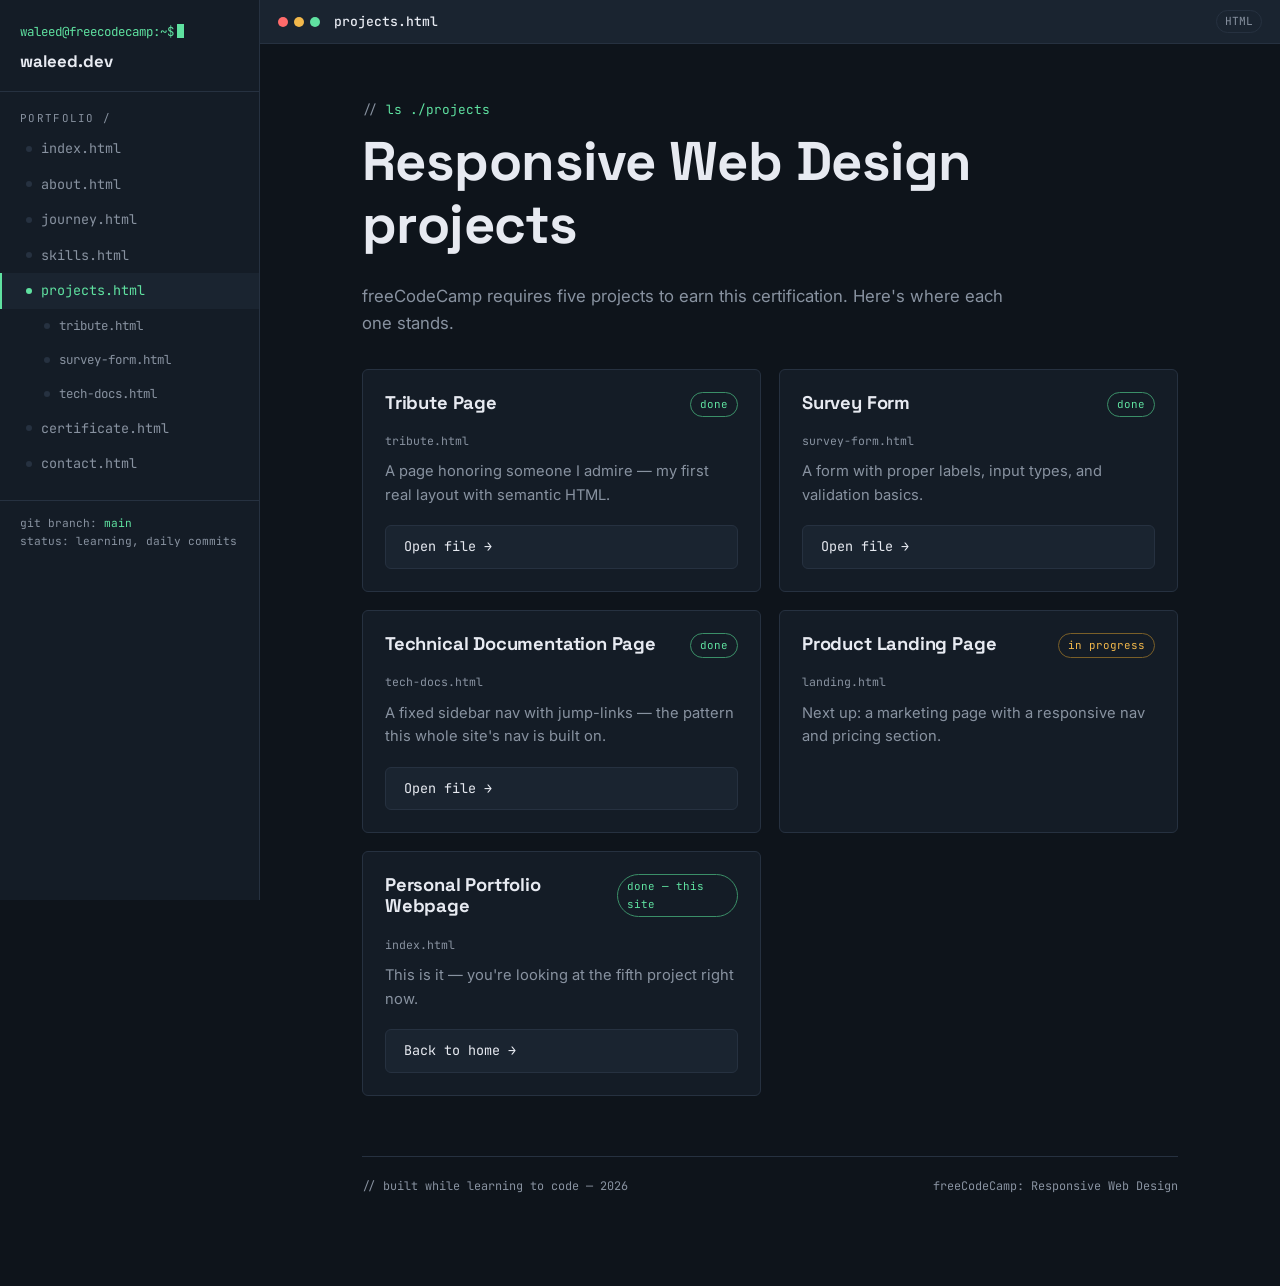
<file: projects.html>
<!DOCTYPE html>
<html lang="en">
<head>
<meta charset="UTF-8">
<meta name="viewport" content="width=device-width, initial-scale=1.0">
<title>projects.html — Waleed / freeCodeCamp Journey</title>
<link rel="stylesheet" href="styles.css">
</head>
<body>

<div class="topbar">
  <span class="who">waleed<span class="mono" style="color:var(--text-dim)">.dev</span></span>
  <button class="menu-btn" aria-label="Toggle menu" aria-expanded="false">☰ files</button>
</div>

<div class="app-shell">
  <aside class="explorer">
    <div class="explorer-head">
      <div class="prompt">waleed@freecodecamp:~$</div>
      <div class="who">waleed.dev</div>
    </div>
    <div class="explorer-label">portfolio /</div>
    <nav>
      <ul>
        <li><a href="index.html"><span class="dot"></span>index.html</a></li>
        <li><a href="about.html"><span class="dot"></span>about.html</a></li>
        <li><a href="journey.html"><span class="dot"></span>journey.html</a></li>
        <li><a href="skills.html"><span class="dot"></span>skills.html</a></li>
        <li><a href="projects.html" class="active"><span class="dot"></span>projects.html</a></li>
        <li>
          <ul>
            <li><a href="project-tribute.html"><span class="dot"></span>tribute.html</a></li>
            <li><a href="project-survey.html"><span class="dot"></span>survey-form.html</a></li>
            <li><a href="project-techdoc.html"><span class="dot"></span>tech-docs.html</a></li>
          </ul>
        </li>
        <li><a href="certificate.html"><span class="dot"></span>certificate.html</a></li>
        <li><a href="contact.html"><span class="dot"></span>contact.html</a></li>
      </ul>
    </nav>
    <div class="explorer-foot">git branch: <span style="color:var(--accent)">main</span><br>status: learning, daily commits</div>
  </aside>

  <main class="editor">
    <div class="tab-bar">
      <div class="traffic"><span></span><span></span><span></span></div>
      <div class="filename"><b>projects.html</b></div>
      <div class="badge">HTML</div>
    </div>

    <div class="editor-content">

      <div class="comment-label">ls ./projects</div>
      <h1>Responsive Web Design projects</h1>
      <p style="max-width:60ch; color:var(--text-dim); font-size:1.05rem;">
        freeCodeCamp requires five projects to earn this certification.
        Here's where each one stands.
      </p>

      <div class="grid cols-2" style="margin-top:32px;">
        <div class="card project-card">
          <div class="top"><h3>Tribute Page</h3><span class="chip done">done</span></div>
          <div class="file">tribute.html</div>
          <p style="color:var(--text-dim); font-size:.92rem; margin:0;">A page honoring someone I admire — my first real layout with semantic HTML.</p>
          <a href="project-tribute.html" class="btn" style="margin-top:8px;">Open file →</a>
        </div>
        <div class="card project-card">
          <div class="top"><h3>Survey Form</h3><span class="chip done">done</span></div>
          <div class="file">survey-form.html</div>
          <p style="color:var(--text-dim); font-size:.92rem; margin:0;">A form with proper labels, input types, and validation basics.</p>
          <a href="project-survey.html" class="btn" style="margin-top:8px;">Open file →</a>
        </div>
        <div class="card project-card">
          <div class="top"><h3>Technical Documentation Page</h3><span class="chip done">done</span></div>
          <div class="file">tech-docs.html</div>
          <p style="color:var(--text-dim); font-size:.92rem; margin:0;">A fixed sidebar nav with jump-links — the pattern this whole site's nav is built on.</p>
          <a href="project-techdoc.html" class="btn" style="margin-top:8px;">Open file →</a>
        </div>
        <div class="card project-card">
          <div class="top"><h3>Product Landing Page</h3><span class="chip progress">in progress</span></div>
          <div class="file">landing.html</div>
          <p style="color:var(--text-dim); font-size:.92rem; margin:0;">Next up: a marketing page with a responsive nav and pricing section.</p>
        </div>
        <div class="card project-card">
          <div class="top"><h3>Personal Portfolio Webpage</h3><span class="chip done">done — this site</span></div>
          <div class="file">index.html</div>
          <p style="color:var(--text-dim); font-size:.92rem; margin:0;">This is it — you're looking at the fifth project right now.</p>
          <a href="index.html" class="btn" style="margin-top:8px;">Back to home →</a>
        </div>
      </div>

      <div class="editor-footer">
        <span>// built while learning to code — 2026</span>
        <span>freeCodeCamp: Responsive Web Design</span>
      </div>
    </div>
  </main>
</div>

<script src="script.js"></script>
</body>
</html>
</file>
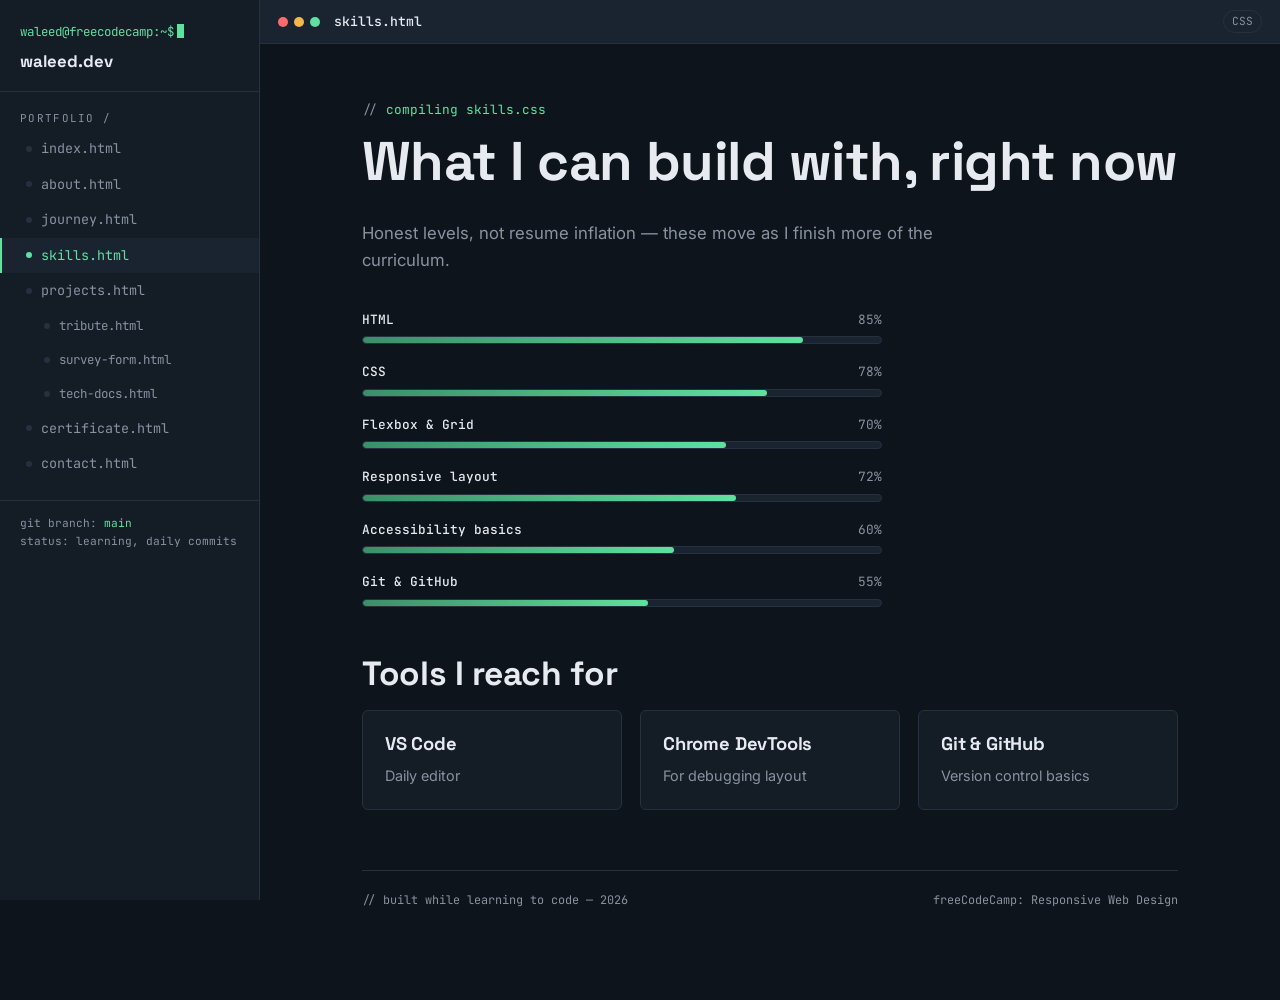
<file: skills.html>
<!DOCTYPE html>
<html lang="en">
<head>
<meta charset="UTF-8">
<meta name="viewport" content="width=device-width, initial-scale=1.0">
<title>skills.html — Waleed / freeCodeCamp Journey</title>
<link rel="stylesheet" href="styles.css">
</head>
<body>

<div class="topbar">
  <span class="who">waleed<span class="mono" style="color:var(--text-dim)">.dev</span></span>
  <button class="menu-btn" aria-label="Toggle menu" aria-expanded="false">☰ files</button>
</div>

<div class="app-shell">
  <aside class="explorer">
    <div class="explorer-head">
      <div class="prompt">waleed@freecodecamp:~$</div>
      <div class="who">waleed.dev</div>
    </div>
    <div class="explorer-label">portfolio /</div>
    <nav>
      <ul>
        <li><a href="index.html"><span class="dot"></span>index.html</a></li>
        <li><a href="about.html"><span class="dot"></span>about.html</a></li>
        <li><a href="journey.html"><span class="dot"></span>journey.html</a></li>
        <li><a href="skills.html" class="active"><span class="dot"></span>skills.html</a></li>
        <li><a href="projects.html"><span class="dot"></span>projects.html</a></li>
        <li>
          <ul>
            <li><a href="project-tribute.html"><span class="dot"></span>tribute.html</a></li>
            <li><a href="project-survey.html"><span class="dot"></span>survey-form.html</a></li>
            <li><a href="project-techdoc.html"><span class="dot"></span>tech-docs.html</a></li>
          </ul>
        </li>
        <li><a href="certificate.html"><span class="dot"></span>certificate.html</a></li>
        <li><a href="contact.html"><span class="dot"></span>contact.html</a></li>
      </ul>
    </nav>
    <div class="explorer-foot">git branch: <span style="color:var(--accent)">main</span><br>status: learning, daily commits</div>
  </aside>

  <main class="editor">
    <div class="tab-bar">
      <div class="traffic"><span></span><span></span><span></span></div>
      <div class="filename"><b>skills.html</b></div>
      <div class="badge">CSS</div>
    </div>

    <div class="editor-content">

      <div class="comment-label">compiling skills.css</div>
      <h1>What I can build with, right now</h1>
      <p style="max-width:60ch; color:var(--text-dim); font-size:1.05rem;">
        Honest levels, not resume inflation — these move as I finish more of
        the curriculum.
      </p>

      <div style="margin-top:36px; max-width:520px;">
      <div class="skill-row">
        <div class="label"><b>HTML</b><span>85%</span></div>
        <div class="track"><div class="fill" data-value="85"></div></div>
      </div>
      <div class="skill-row">
        <div class="label"><b>CSS</b><span>78%</span></div>
        <div class="track"><div class="fill" data-value="78"></div></div>
      </div>
      <div class="skill-row">
        <div class="label"><b>Flexbox & Grid</b><span>70%</span></div>
        <div class="track"><div class="fill" data-value="70"></div></div>
      </div>
      <div class="skill-row">
        <div class="label"><b>Responsive layout</b><span>72%</span></div>
        <div class="track"><div class="fill" data-value="72"></div></div>
      </div>
      <div class="skill-row">
        <div class="label"><b>Accessibility basics</b><span>60%</span></div>
        <div class="track"><div class="fill" data-value="60"></div></div>
      </div>
      <div class="skill-row">
        <div class="label"><b>Git & GitHub</b><span>55%</span></div>
        <div class="track"><div class="fill" data-value="55"></div></div>
      </div>
      </div>

      <h2 style="margin-top:48px;">Tools I reach for</h2>
      <div class="grid cols-3">
        <div class="card"><h3>VS Code</h3><p style="color:var(--text-dim); font-size:.9rem; margin:0;">Daily editor</p></div>
        <div class="card"><h3>Chrome DevTools</h3><p style="color:var(--text-dim); font-size:.9rem; margin:0;">For debugging layout</p></div>
        <div class="card"><h3>Git &amp; GitHub</h3><p style="color:var(--text-dim); font-size:.9rem; margin:0;">Version control basics</p></div>
      </div>

      <div class="editor-footer">
        <span>// built while learning to code — 2026</span>
        <span>freeCodeCamp: Responsive Web Design</span>
      </div>
    </div>
  </main>
</div>

<script src="script.js"></script>
</body>
</html>
</file>
<file: styles.css>
/* ==========================================================================
   Waleed — freeCodeCamp Journey Portfolio
   Design concept: a code editor. The nav is a file explorer that mirrors
   the site's real file tree; each page opens like an open tab; section
   labels read like code comments. Monospace is functional, not decorative.
   ========================================================================== */

@import url('https://fonts.googleapis.com/css2?family=Space+Grotesk:wght@500;600;700&family=Inter:wght@400;500;600&family=JetBrains+Mono:wght@400;500;600&display=swap');

:root{
  --bg: #0E141B;
  --panel: #141C26;
  --panel-alt: #1A2430;
  --border: #263140;
  --text: #E7EAF1;
  --text-dim: #8892A0;
  --accent: #5FE1A0;      /* terminal green — success, active state */
  --accent-dim: #3B8F68;
  --amber: #F2B84B;       /* in-progress / warning */
  --red: #FF6B6B;         /* decorative "close" dot only */
  --blue: #6FA8FF;        /* links / info */
  --radius: 6px;
  --sidebar-w: 260px;
  --tabbar-h: 44px;
}

*, *::before, *::after{ box-sizing: border-box; }
html{ scroll-behavior: smooth; }
body{
  margin:0;
  background: var(--bg);
  color: var(--text);
  font-family: 'Inter', sans-serif;
  font-size: 16px;
  line-height: 1.6;
  -webkit-font-smoothing: antialiased;
}
h1,h2,h3{
  font-family: 'Space Grotesk', sans-serif;
  font-weight: 700;
  line-height: 1.15;
  margin: 0 0 .5em;
  letter-spacing: -0.01em;
}
h1{ font-size: clamp(2.1rem, 5vw, 3.4rem); }
h2{ font-size: clamp(1.5rem, 3vw, 2.1rem); }
h3{ font-size: 1.15rem; }
p{ margin: 0 0 1em; color: var(--text); }
a{ color: var(--blue); text-decoration: none; }
a:hover{ text-decoration: underline; }
code, .mono{ font-family: 'JetBrains Mono', monospace; }

:focus-visible{
  outline: 2px solid var(--accent);
  outline-offset: 2px;
  border-radius: 3px;
}

img{ max-width: 100%; display:block; }
ul{ padding-left: 1.1em; }

/* ---------- layout shell: sidebar (explorer) + main (editor) ---------- */
.app-shell{
  display: grid;
  grid-template-columns: var(--sidebar-w) 1fr;
  min-height: 100vh;
}

.explorer{
  background: var(--panel);
  border-right: 1px solid var(--border);
  padding: 22px 0 24px;
  position: sticky;
  top: 0;
  height: 100vh;
  overflow-y: auto;
}
.explorer-head{
  padding: 0 20px 16px;
  border-bottom: 1px solid var(--border);
  margin-bottom: 14px;
}
.explorer-head .prompt{
  font-family: 'JetBrains Mono', monospace;
  font-size: .78rem;
  color: var(--accent);
}
.explorer-head .prompt::after{
  content: '';
  display: inline-block;
  width: 7px; height: 14px;
  background: var(--accent);
  margin-left: 3px;
  vertical-align: -2px;
  animation: blink 1.1s steps(1) infinite;
}
.explorer-head .who{
  font-family: 'Space Grotesk', sans-serif;
  font-weight: 700;
  font-size: 1.05rem;
  margin-top: 6px;
}
.explorer-label{
  font-family: 'JetBrains Mono', monospace;
  font-size: .68rem;
  letter-spacing: .12em;
  text-transform: uppercase;
  color: var(--text-dim);
  padding: 4px 20px;
  margin-top: 4px;
}
.explorer nav ul{ list-style:none; padding:0; margin:0; }
.explorer nav a{
  display:flex;
  align-items:center;
  gap:9px;
  padding: 7px 20px 7px 24px;
  font-family: 'JetBrains Mono', monospace;
  font-size: .84rem;
  color: var(--text-dim);
  border-left: 2px solid transparent;
  text-decoration: none;
}
.explorer nav a:hover{ color: var(--text); background: var(--panel-alt); }
.explorer nav a.active{
  color: var(--accent);
  background: var(--panel-alt);
  border-left-color: var(--accent);
}
.explorer nav a .dot{
  width:6px; height:6px; border-radius:50%;
  background: var(--border); flex-shrink:0;
}
.explorer nav a.active .dot{ background: var(--accent); }
.explorer nav ul ul a{ padding-left: 42px; font-size: .78rem; }

.explorer-foot{
  margin-top: 18px;
  padding: 14px 20px 0;
  border-top: 1px solid var(--border);
  font-family: 'JetBrains Mono', monospace;
  font-size: .7rem;
  color: var(--text-dim);
}

/* mobile topbar toggle */
.topbar{
  display:none;
  align-items:center;
  justify-content:space-between;
  padding: 14px 18px;
  background: var(--panel);
  border-bottom: 1px solid var(--border);
  position: sticky; top:0; z-index: 20;
}
.topbar .who{ font-family:'Space Grotesk',sans-serif; font-weight:700; }
.menu-btn{
  background: var(--panel-alt);
  border: 1px solid var(--border);
  color: var(--text);
  font-family: 'JetBrains Mono', monospace;
  padding: 7px 12px;
  border-radius: var(--radius);
  cursor: pointer;
}

/* ---------- editor / main content ---------- */
.editor{ min-width: 0; }
.tab-bar{
  display:flex;
  align-items:center;
  gap:10px;
  height: var(--tabbar-h);
  padding: 0 18px;
  background: var(--panel-alt);
  border-bottom: 1px solid var(--border);
  position: sticky;
  top: 0;
  z-index: 10;
}
.tab-bar .traffic{ display:flex; gap:6px; margin-right:4px; }
.tab-bar .traffic span{ width:10px; height:10px; border-radius:50%; }
.tab-bar .traffic span:nth-child(1){ background: var(--red); }
.tab-bar .traffic span:nth-child(2){ background: var(--amber); }
.tab-bar .traffic span:nth-child(3){ background: var(--accent); }
.tab-bar .filename{
  font-family: 'JetBrains Mono', monospace;
  font-size: .82rem;
  color: var(--text-dim);
}
.tab-bar .filename b{ color: var(--text); font-weight: 500; }
.tab-bar .badge{
  margin-left:auto;
  font-family:'JetBrains Mono', monospace;
  font-size:.7rem;
  color: var(--text-dim);
  border: 1px solid var(--border);
  padding: 2px 8px;
  border-radius: 999px;
}

.editor-content{
  max-width: 880px;
  margin: 0 auto;
  padding: 56px 32px 90px;
}

.comment-label{
  font-family: 'JetBrains Mono', monospace;
  font-size: .8rem;
  color: var(--accent);
  margin-bottom: 10px;
}
.comment-label::before{ content: '// '; color: var(--text-dim); }

/* ---------- buttons ---------- */
.btn{
  display:inline-flex;
  align-items:center;
  gap:8px;
  font-family: 'JetBrains Mono', monospace;
  font-size: .84rem;
  padding: 10px 18px;
  border-radius: var(--radius);
  border: 1px solid var(--border);
  background: var(--panel-alt);
  color: var(--text);
  cursor: pointer;
  text-decoration: none;
}
.btn:hover{ border-color: var(--accent); color: var(--accent); text-decoration:none; }
.btn.primary{
  background: var(--accent);
  color: #0B1310;
  border-color: var(--accent);
  font-weight: 600;
}
.btn.primary:hover{ background: #79ecb2; color:#0B1310; }

/* ---------- cards / grids ---------- */
.card{
  background: var(--panel);
  border: 1px solid var(--border);
  border-radius: var(--radius);
  padding: 22px;
}
.grid{ display:grid; gap: 18px; }
.grid.cols-2{ grid-template-columns: repeat(2, 1fr); }
.grid.cols-3{ grid-template-columns: repeat(3, 1fr); }

.chip{
  display:inline-block;
  font-family:'JetBrains Mono', monospace;
  font-size: .68rem;
  padding: 3px 9px;
  border-radius: 999px;
  border: 1px solid var(--border);
  color: var(--text-dim);
}
.chip.done{ color: var(--accent); border-color: var(--accent-dim); }
.chip.progress{ color: var(--amber); border-color: #7a5f28; }

/* ---------- project card ---------- */
.project-card{
  display:flex;
  flex-direction:column;
  gap: 10px;
}
.project-card .top{ display:flex; justify-content:space-between; align-items:flex-start; gap:10px; }
.project-card .file{ font-family:'JetBrains Mono', monospace; font-size:.72rem; color: var(--text-dim); }
.project-card ul{ margin: 4px 0 0; padding-left: 1.1em; color: var(--text-dim); font-size:.92rem; }

/* ---------- compile / skill bars ---------- */
.skill-row{ margin-bottom: 18px; }
.skill-row .label{
  display:flex; justify-content:space-between;
  font-family:'JetBrains Mono', monospace;
  font-size:.8rem;
  color: var(--text-dim);
  margin-bottom: 6px;
}
.skill-row .label b{ color: var(--text); font-weight:500; }
.track{
  height: 8px;
  background: var(--panel-alt);
  border: 1px solid var(--border);
  border-radius: 999px;
  overflow: hidden;
}
.fill{
  height: 100%;
  background: linear-gradient(90deg, var(--accent-dim), var(--accent));
  border-radius: 999px;
  width: 0;
  transition: width 1.1s ease;
}

/* ---------- commit-graph timeline ---------- */
.commit-graph{ position: relative; padding-left: 28px; }
.commit-graph::before{
  content:'';
  position:absolute; left:5px; top:6px; bottom:6px;
  width: 2px; background: var(--border);
}
.commit{ position: relative; padding-bottom: 30px; }
.commit:last-child{ padding-bottom: 0; }
.commit::before{
  content:'';
  position:absolute; left:-28px; top:4px;
  width:12px; height:12px; border-radius:50%;
  background: var(--panel); border: 2px solid var(--accent);
}
.commit .meta{
  font-family:'JetBrains Mono', monospace;
  font-size: .74rem;
  color: var(--text-dim);
  display:flex; gap:10px; margin-bottom:4px;
}
.commit .meta .hash{ color: var(--blue); }
.commit h3{ margin-bottom: 4px; }

/* ---------- certificate ---------- */
.cert{
  border: 1px solid var(--border);
  border-radius: var(--radius);
  background: linear-gradient(160deg, var(--panel), var(--panel-alt));
  padding: 40px;
  text-align:center;
  position: relative;
}
.cert::before{
  content:'';
  position:absolute; inset:10px;
  border: 1px dashed var(--border);
  border-radius: 4px;
  pointer-events:none;
}
.cert .mark{ font-family:'JetBrains Mono', monospace; color:var(--accent); font-size:.78rem; letter-spacing:.15em; text-transform:uppercase; }
.cert h2{ margin: 10px 0 4px; }
.cert .id{ font-family:'JetBrains Mono', monospace; color: var(--text-dim); font-size:.78rem; margin-top: 14px; }

/* ---------- forms ---------- */
.term-form .field{ margin-bottom: 18px; }
.term-form label{
  display:block;
  font-family:'JetBrains Mono', monospace;
  font-size: .82rem;
  color: var(--accent);
  margin-bottom: 6px;
}
.term-form label::before{ content:'> '; color: var(--text-dim); }
.term-form input, .term-form textarea{
  width:100%;
  background: var(--panel-alt);
  border: 1px solid var(--border);
  border-radius: var(--radius);
  color: var(--text);
  font-family: 'Inter', sans-serif;
  font-size: .95rem;
  padding: 11px 13px;
}
.term-form textarea{ resize: vertical; min-height: 120px; }
.term-form input:focus, .term-form textarea:focus{ border-color: var(--accent); }

/* ---------- footer ---------- */
.editor-footer{
  border-top: 1px solid var(--border);
  margin-top: 60px;
  padding-top: 20px;
  font-family:'JetBrains Mono', monospace;
  font-size: .74rem;
  color: var(--text-dim);
  display:flex; justify-content:space-between; flex-wrap:wrap; gap:8px;
}

/* ---------- hero (index) ---------- */
.hero-terminal{
  font-family:'JetBrains Mono', monospace;
  font-size: .88rem;
  color: var(--accent);
  margin-bottom: 18px;
}
.hero-terminal .caret::after{
  content:''; display:inline-block; width:7px; height:15px;
  background: var(--accent); margin-left:2px; vertical-align:-2px;
  animation: blink 1.1s steps(1) infinite;
}
.stat-row{ display:flex; gap: 30px; margin-top: 36px; flex-wrap: wrap; }
.stat-row .stat b{
  display:block; font-family:'Space Grotesk',sans-serif; font-size:1.6rem; color: var(--text);
}
.stat-row .stat span{ font-family:'JetBrains Mono', monospace; font-size:.72rem; color: var(--text-dim); }

@keyframes blink{ 50%{ opacity:0; } }
@media (prefers-reduced-motion: reduce){
  *{ animation-duration: .001ms !important; animation-iteration-count: 1 !important; transition-duration: .001ms !important; }
  html{ scroll-behavior: auto; }
}

/* ---------- responsive ---------- */
@media (max-width: 900px){
  .app-shell{ grid-template-columns: 1fr; }
  .topbar{ display:flex; }
  .explorer{
    position: fixed; left:0; top:57px; bottom:0; z-index: 30;
    width: min(80vw, 300px);
    transform: translateX(-100%);
    transition: transform .25s ease;
    box-shadow: 8px 0 24px rgba(0,0,0,.4);
  }
  .explorer.open{ transform: translateX(0); }
  .grid.cols-2, .grid.cols-3{ grid-template-columns: 1fr; }
  .editor-content{ padding: 34px 20px 70px; }
  .cert{ padding: 26px; }
}
</file>
